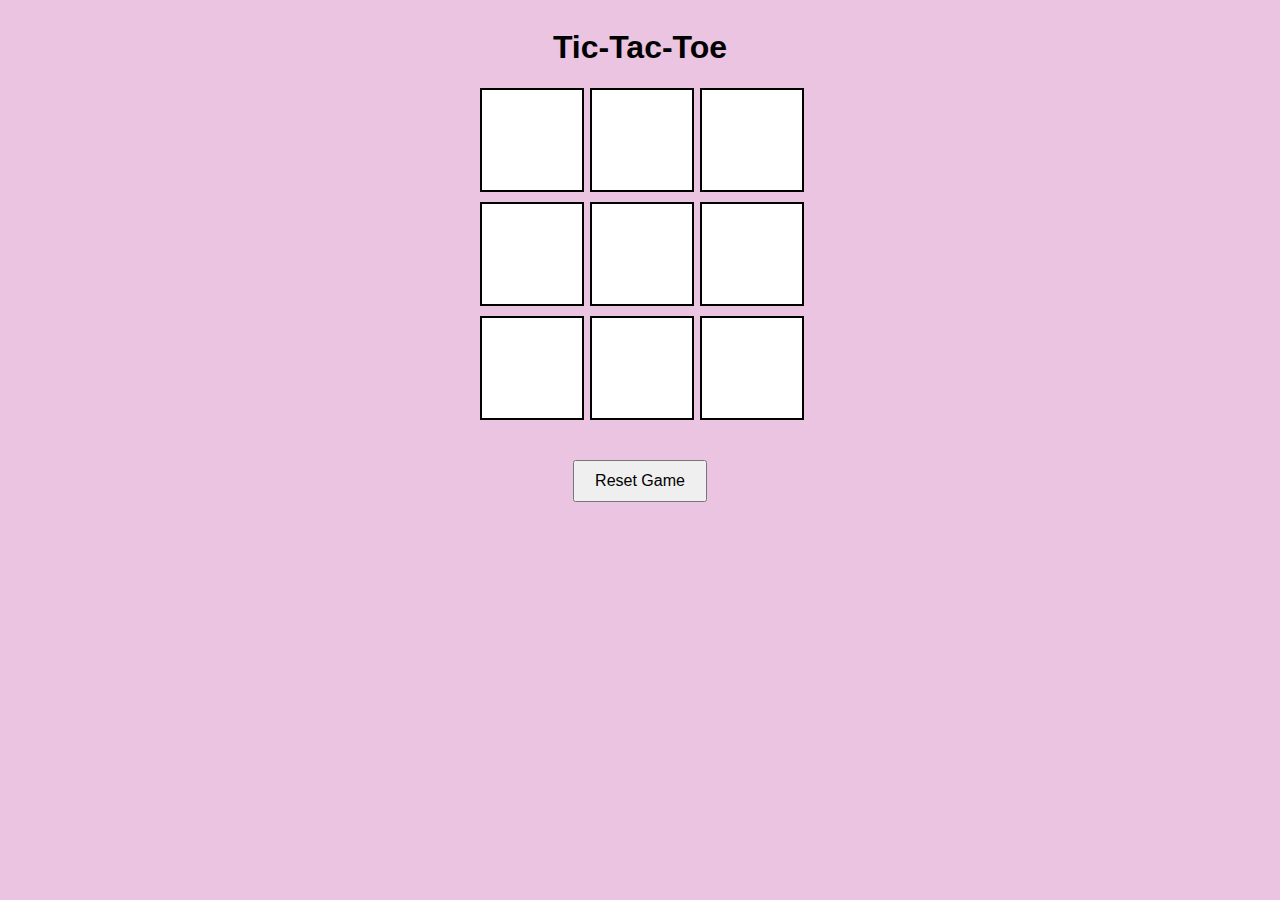
<file: index.html>
<!DOCTYPE html>
<html lang="en">
<head>
    <meta charset="UTF-8">
    <meta name="viewport" content="width=device-width, initial-scale=1.0">
    <title>Tic-Tac-Toe</title>
    <link rel="stylesheet" href="styles.css">
</head>
<body>
    <div id="game">
        <h1>Tic-Tac-Toe</h1>
        <div id="board">
            <div class="cell" data-index="0"></div>
            <div class="cell" data-index="1"></div>
            <div class="cell" data-index="2"></div>
            <div class="cell" data-index="3"></div>
            <div class="cell" data-index="4"></div>
            <div class="cell" data-index="5"></div>
            <div class="cell" data-index="6"></div>
            <div class="cell" data-index="7"></div>
            <div class="cell" data-index="8"></div>
        </div>
        <button id="reset">Reset Game</button>
        <div id="message"></div>
    </div>
    <script src="script.js"></script>
</body>
</html>
</file>
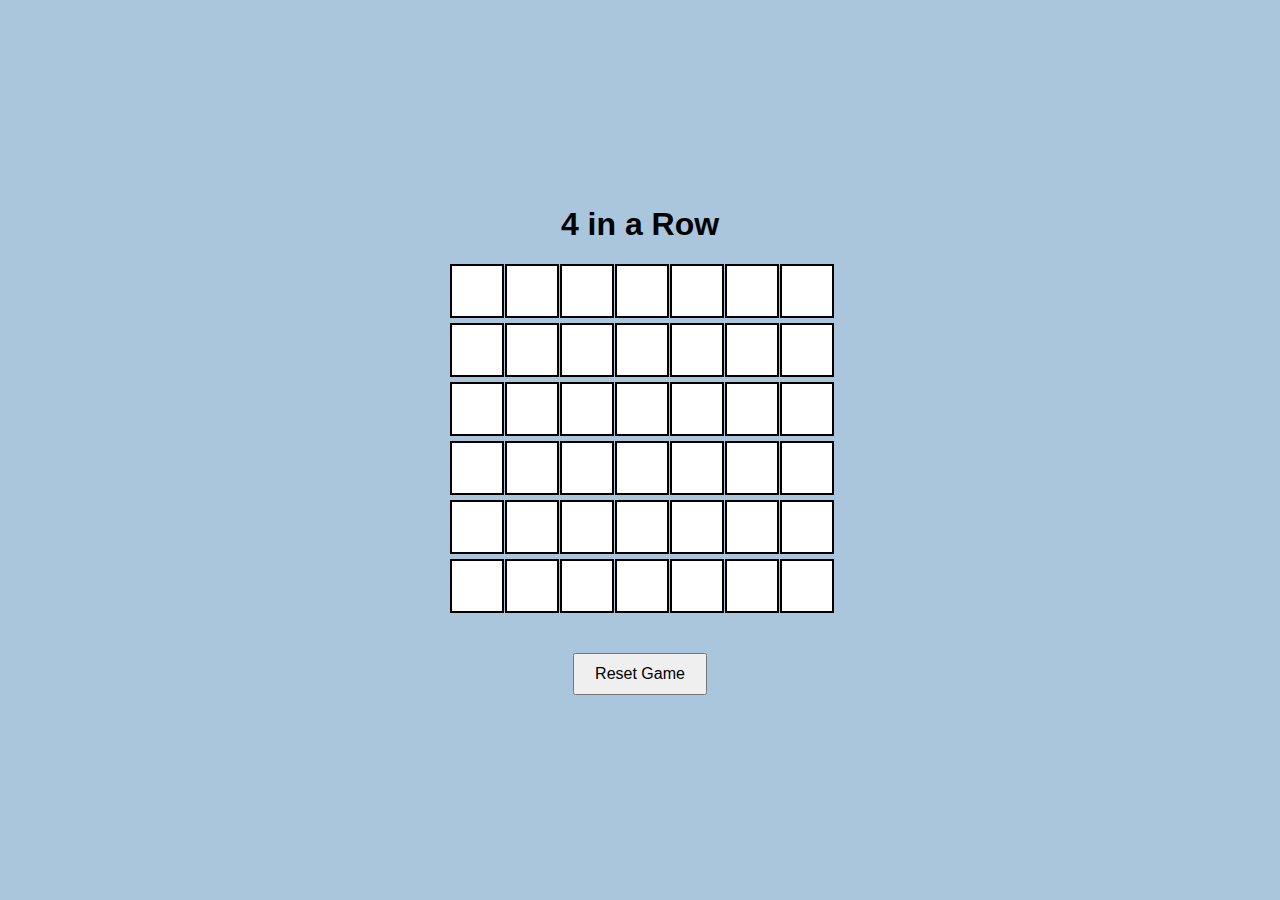
<file: index1.html>
<!DOCTYPE html>
<html lang="en">
<head>
    <meta charset="UTF-8">
    <meta name="viewport" content="width=device-width, initial-scale=1.0">
    <title>4 in a Row</title>
    <link rel="stylesheet" href="styles1.css">
</head>
<body>
    <div id="game">
        <h1>4 in a Row</h1>
        <div id="board">
            <!-- Cells will be generated by JavaScript -->
        </div>
        <button id="reset">Reset Game</button>
        <div id="message"></div>
    </div>
    <script src="script1.js"></script>
</body>
</html>
</file>
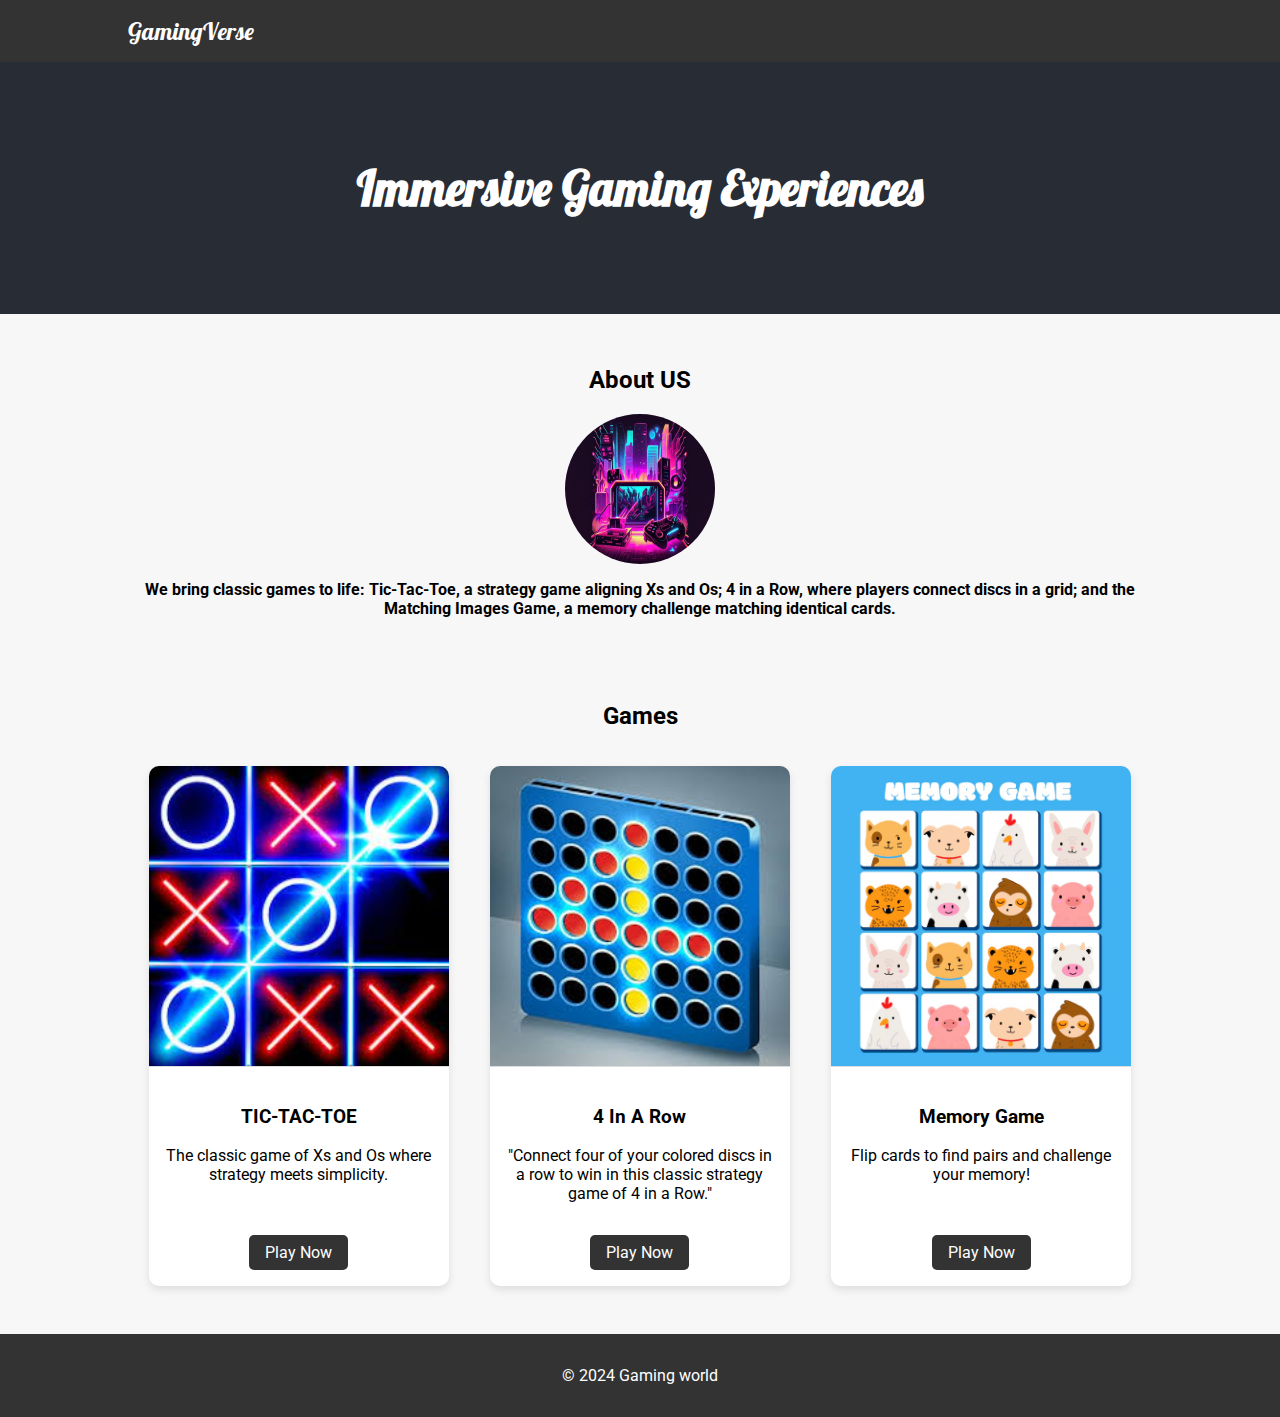
<file: main.html>
<!DOCTYPE html>
<html lang="en">
<head>
    <meta charset="UTF-8">
    <meta name="viewport" content="width=device-width, initial-scale=1.0">
    <title>GamingVerse</title>
    <link href="https://fonts.googleapis.com/css2?family=Roboto:wght@400;700&family=Lobster&display=swap" rel="stylesheet">
    <link rel="stylesheet" href="game.css">
</head>
<body>
    <nav class="navbar">
        <div class="container">
            <a class="navbar-brand" href="#">GamingVerse</a>
                    </div>
    </nav>
    <header class="hero">
        <div class="container">
            <h1 class="hero-title">Immersive Gaming Experiences</h1>
            <p class="hero-subtitle"></p>
        </div>
    </header>
    <main class="container">
        <section id="about" class="about-section">
            <h2>About US</h2>
            <div class="about-content">
                <img src="game.jpeg" alt="Your Photo" class="about-photo">
                <b>We bring classic games to life: Tic-Tac-Toe, a strategy game aligning Xs and Os; 4 in a Row, where players connect discs in a grid; and the Matching Images Game, a memory challenge matching identical cards.</b>
            </div>
        </section>
        <section id="work" class="work-section">
            <h2>Games</h2>
            <div class="work-cards">
                <div class="work-card">
                    <img src="tic-tac-toe.jpg" alt="Logo 1" height="300">
                    <div class="work-card-content">
                        <h3>TIC-TAC-TOE</h3>
                        <p>The classic game of Xs and Os where strategy meets simplicity.</p><br>
                        <a href="index.html" class="btn btn-primary">Play Now</a>
                    </div>
                </div>
                <div class="work-card">
                    <img src="4inarow.jpg" alt="Logo 2" height="300">
                    <div class="work-card-content">
                        <h3>4 In A Row </h3>
                        <p>"Connect four of your colored discs in a row to win in this classic strategy game of 4 in a Row."</p>
                        <a href="index1.html" class="btn btn-primary">Play Now</a>
                    </div>
                </div>
                <div class="work-card">
                    <img src="memorygame.jpg" alt="Logo 3" height="300">
                    <div class="work-card-content">
                        <h3>Memory Game</h3>
                        <p>Flip cards to find pairs and challenge your memory!</p><br>
                        <a href="index2.html" class="btn btn-primary">Play Now</a>
                    </div>
                </div>
            </div>
        </section>
    </main>
    <footer class="footer">
        <div class="container">
            <p>&copy; 2024 Gaming world</p>
        </div>
    </footer>
    <script src="game1.js"></script>
</body>
</html>
</file>
<file: styles.css>
body {
    display: flex;
    justify-content: center;
    align-items: center;
    
    background-color: #eac4e1;
    
    font-family: Arial, sans-serif;
    background-repeat: no-repeat;
}

#game {
    text-align: center;
}

#board {
    display: grid;
    grid-template-columns: repeat(3, 100px);
    gap: 10px;
    margin: 20px auto;
}

.cell {
    width: 100px;
    height: 100px;
    background-color: #fff;
    border: 2px solid #000;
    display: flex;
    justify-content: center;
    align-items: center;
    font-size: 2rem;
    cursor: pointer;
}

.cell:hover {
    background-color: #f1f1f1;
}

#reset {
    margin-top: 20px;
    padding: 10px 20px;
    font-size: 1rem;
}

#message {
    margin-top: 20px;
    font-size: 1.2rem;
}
</file>
<file: styles1.css>
body {
    display: flex;
    justify-content: center;
    align-items: center;
    height: 100vh;
    background-color: #a9c6dc;
    margin: 0;
    font-family: Arial, sans-serif;
    background-repeat: no-repeat;

}

#game {
    text-align: center;
}

#board {
    display: grid;
    grid-template-columns: repeat(7, 50px);
    grid-gap: 5px;
    margin: 20px auto;
    justify-content: center;
}

.cell {
    width: 50px;
    height: 50px;
    background-color: #fff;
    border: 2px solid #000;
    display: flex;
    justify-content: center;
    align-items: center;
    cursor: pointer;
    transition: background-color 0.3s;
}

.cell.red {
    background-color: rgb(245, 51, 83);
}

.cell.blue {
    background-color: rgba(114, 123, 228, 0.911);
}

#reset {
    margin-top: 20px;
    padding: 10px 20px;
    font-size: 1rem;
}

#message {
    margin-top: 20px;
    font-size: 1.2rem;
}
</file>
<file: game.css>
body {
    font-family: 'Roboto', sans-serif;
    margin: 0;
    padding: 0;
    background-color: #f7f7f7;
}

.navbar {
    background-color: #333;
    color: white;
    padding: 1rem 0;
}

.navbar .container {
    display: flex;
    justify-content: space-between;
    align-items: center;
}

.navbar-brand {
    font-family: 'Lobster', cursive;
    font-size: 1.5rem;
    color: white;
    text-decoration: none;
}

.nav-links {
    list-style: none;
    display: flex;
    gap: 1rem;
}

.nav-links a {
    color: white;
    text-decoration: none;
    font-weight: bold;
}

.hero {
    background-color: #282c34;
    color: white;
    text-align: center;
    padding: 4rem 0;
}

.hero-title {
    font-family: 'Lobster', cursive;
    font-size: 3rem;
}

.hero-subtitle {
    font-size: 1.2rem;
    font-weight: 300;
}

.container {
    width: 80%;
    margin: 0 auto;
}

.about-section, .work-section {
    padding: 2rem 0;
    text-align: center;
}

.about-content {
    display: flex;
    align-items: center;
    justify-content: center;
    flex-direction: column;
    text-align: center;
}

.about-photo {
    border-radius: 50%;
    width: 150px;
    height: 150px;
    margin-bottom: 1rem;
}

.work-cards {
    display: flex;
    justify-content: space-around;
    flex-wrap: wrap;
}

.work-card {
    background-color: white;
    border-radius: 10px;
    box-shadow: 0 4px 8px rgba(0, 0, 0, 0.1);
    margin: 1rem;
    overflow: hidden;
    max-width: 300px;
    position: relative;
    transition: transform 0.3s;
}

.work-card img {
    max-width: 100%;
    border-bottom: 1px solid #ddd;
}

.work-card-content {
    padding: 1rem;
}

.work-card:hover {
    transform: scale(1.05);
}

.btn {
    display: inline-block;
    padding: 0.5rem 1rem;
    margin-top: 1rem;
    background-color: #333;
    color: white;
    text-decoration: none;
    border-radius: 5px;
    transition: background-color 0.3s;
}

.btn:hover {
    background-color: #555;
}

.footer {
    background-color: #333;
    color: white;
    text-align: center;
    padding: 1rem 0;
}
</file>
